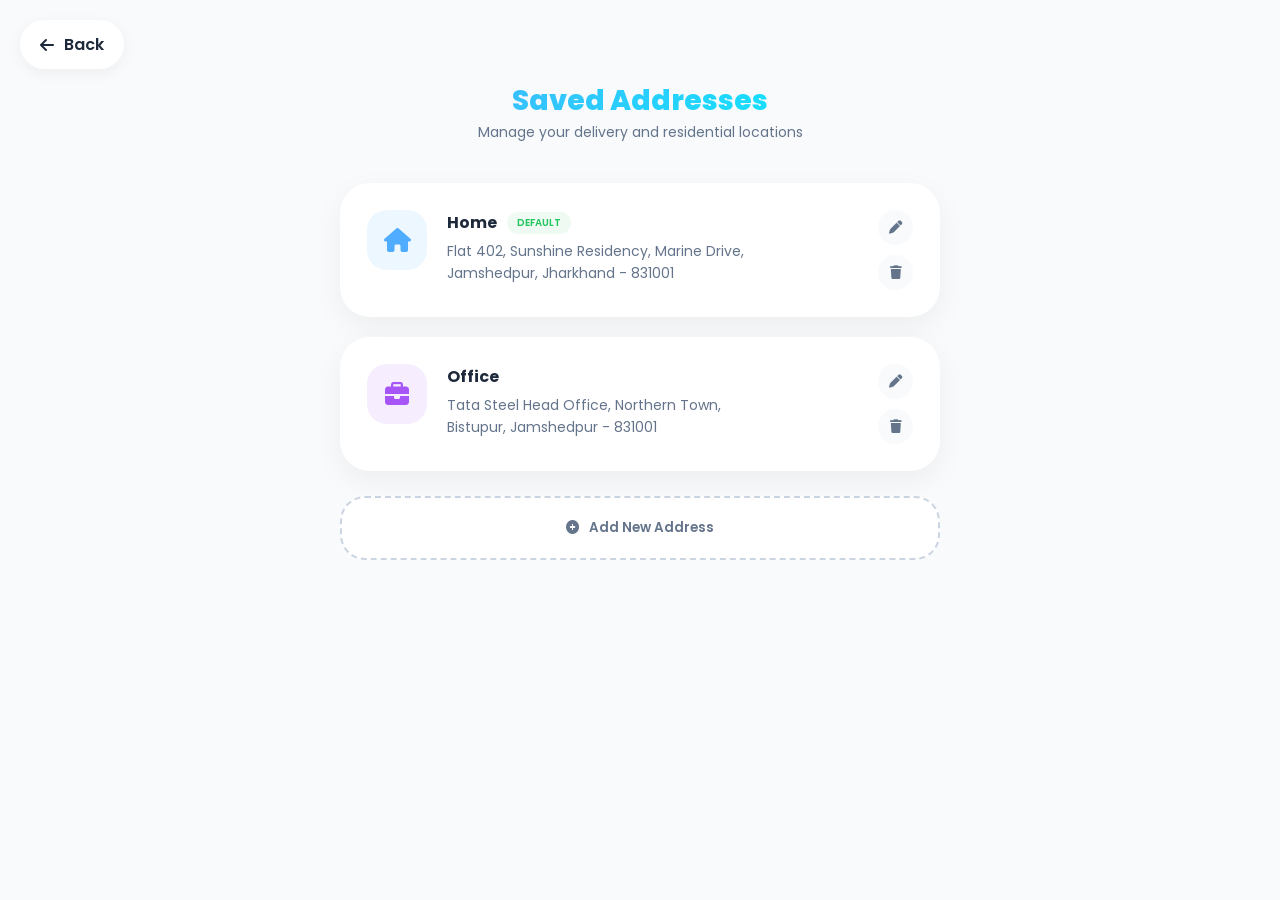
<file: addresses.html>
<!DOCTYPE html>
<html lang="en">

<head>
    <meta charset="UTF-8">
    <title>Saved Addresses | Lodge.com</title>
    <meta name="viewport" content="width=device-width, initial-scale=1.0">
    <link href="https://fonts.googleapis.com/css2?family=Poppins:wght@300;400;500;600;700&display=swap"
        rel="stylesheet">
    <link rel="stylesheet" href="https://cdnjs.cloudflare.com/ajax/libs/font-awesome/6.4.0/css/all.min.css">
    <style>
        :root {
            --primary-gradient: linear-gradient(135deg, #4facfe 0%, #00f2fe 100%);
            --primary-color: #4facfe;
            --bg-color: #f8fafc;
            --text-dark: #1e293b;
            --text-light: #64748b;
            --white: #ffffff;
            --transition: all 0.3s cubic-bezier(0.4, 0, 0.2, 1);
        }

        * {
            margin: 0;
            padding: 0;
            box-sizing: border-box;
            font-family: 'Poppins', sans-serif;
        }

        body {
            background-color: var(--bg-color);
            color: var(--text-dark);
            min-height: 100vh;
            padding: 20px 20px 100px;
        }

        .container {
            max-width: 600px;
            margin: 60px auto 0;
        }

        .back-nav {
            position: fixed;
            top: 20px;
            left: 20px;
            z-index: 100;
        }

        .back-btn {
            background: var(--white);
            padding: 12px 20px;
            border-radius: 50px;
            display: flex;
            align-items: center;
            gap: 10px;
            text-decoration: none;
            color: var(--text-dark);
            font-weight: 600;
            box-shadow: 0 4px 15px rgba(0, 0, 0, 0.05);
            transition: var(--transition);
        }

        header {
            text-align: center;
            margin-bottom: 40px;
        }

        header h1 {
            font-size: 28px;
            font-weight: 800;
            background: var(--primary-gradient);
            background-clip: text;
            -webkit-background-clip: text;
            -webkit-text-fill-color: transparent;
        }

        header p {
            color: var(--text-light);
            font-size: 14px;
        }

        /* ADDRESS CARDS */
        .address-list {
            display: grid;
            gap: 20px;
        }

        .address-card {
            background: white;
            border-radius: 30px;
            padding: 25px;
            display: flex;
            align-items: flex-start;
            gap: 20px;
            box-shadow: 0 10px 30px rgba(0, 0, 0, 0.05);
            transition: var(--transition);
            border: 2px solid transparent;
            position: relative;
        }

        .address-card:hover {
            transform: translateY(-5px);
            box-shadow: 0 15px 40px rgba(0, 0, 0, 0.08);
            border-color: #4facfe;
        }

        .icon-box {
            width: 60px;
            height: 60px;
            border-radius: 20px;
            display: flex;
            align-items: center;
            justify-content: center;
            font-size: 24px;
            flex-shrink: 0;
        }

        .home-icon {
            background: rgba(79, 172, 254, 0.1);
            color: #4facfe;
        }

        .work-icon {
            background: rgba(168, 85, 247, 0.1);
            color: #a855f7;
        }

        .address-info {
            flex: 1;
        }

        .address-type {
            font-weight: 700;
            font-size: 16px;
            margin-bottom: 5px;
            display: flex;
            align-items: center;
            gap: 10px;
        }

        .default-badge {
            font-size: 10px;
            background: #effaf3;
            color: #22c55e;
            padding: 3px 10px;
            border-radius: 50px;
            font-weight: 600;
            text-transform: uppercase;
        }

        .address-text {
            font-size: 14px;
            color: var(--text-light);
            line-height: 1.6;
        }

        .card-actions {
            display: flex;
            flex-direction: column;
            gap: 10px;
        }

        .action-btn {
            width: 35px;
            height: 35px;
            border-radius: 50%;
            border: none;
            background: #f8fafc;
            color: var(--text-light);
            cursor: pointer;
            transition: 0.3s;
            display: flex;
            align-items: center;
            justify-content: center;
        }

        .action-btn:hover {
            background: #f1f5f9;
            color: var(--primary-color);
        }

        .add-btn {
            width: 100%;
            padding: 20px;
            background: white;
            border: 2px dashed #cbd5e1;
            border-radius: 25px;
            color: var(--text-light);
            font-weight: 600;
            cursor: pointer;
            margin-top: 25px;
            transition: 0.3s;
            display: flex;
            align-items: center;
            justify-content: center;
            gap: 10px;
        }

        .add-btn:hover {
            border-color: var(--primary-color);
            color: var(--primary-color);
            background: #f0f9ff;
        }

        /* MODAL */
        .modal {
            position: fixed;
            inset: 0;
            background: rgba(0, 0, 0, 0.4);
            backdrop-filter: blur(8px);
            display: none;
            align-items: center;
            justify-content: center;
            z-index: 1000;
            padding: 20px;
        }

        .modal-card {
            background: white;
            width: 100%;
            max-width: 450px;
            border-radius: 35px;
            padding: 35px;
            position: relative;
            animation: popIn 0.4s cubic-bezier(0.175, 0.885, 0.32, 1.275);
        }

        @keyframes popIn {
            from {
                transform: scale(0.8);
                opacity: 0;
            }

            to {
                transform: scale(1);
                opacity: 1;
            }
        }

        .input-group {
            margin-bottom: 20px;
        }

        .input-group label {
            display: block;
            font-size: 12px;
            font-weight: 700;
            color: var(--text-light);
            text-transform: uppercase;
            margin-bottom: 8px;
        }

        .input-group input,
        .input-group select,
        .input-group textarea {
            width: 100%;
            padding: 14px;
            border-radius: 12px;
            border: 2px solid #f1f5f9;
            background: #f8fafc;
            outline: none;
            transition: 0.3s;
        }

        .input-group input:focus {
            border-color: #4facfe;
            background: white;
        }

        .save-btn {
            width: 100%;
            padding: 16px;
            background: var(--primary-gradient);
            color: white;
            border: none;
            border-radius: 15px;
            font-weight: 700;
            cursor: pointer;
            box-shadow: 0 10px 20px rgba(79, 172, 254, 0.3);
        }
    </style>
</head>

<body>

    <div class="back-nav">
        <a href="home.html" class="back-btn"><i class="fas fa-arrow-left"></i> Back</a>
    </div>

    <div class="container">
        <header>
            <h1>Saved Addresses</h1>
            <p>Manage your delivery and residential locations</p>
        </header>

        <div class="address-list">
            <div class="address-card">
                <div class="icon-box home-icon"><i class="fas fa-home"></i></div>
                <div class="address-info">
                    <div class="address-type">Home <span class="default-badge">Default</span></div>
                    <div class="address-text">Flat 402, Sunshine Residency, Marine Drive,<br>Jamshedpur, Jharkhand -
                        831001</div>
                </div>
                <div class="card-actions">
                    <button class="action-btn"><i class="fas fa-pen"></i></button>
                    <button class="action-btn"><i class="fas fa-trash"></i></button>
                </div>
            </div>

            <div class="address-card">
                <div class="icon-box work-icon"><i class="fas fa-briefcase"></i></div>
                <div class="address-info">
                    <div class="address-type">Office</div>
                    <div class="address-text">Tata Steel Head Office, Northern Town,<br>Bistupur, Jamshedpur - 831001
                    </div>
                </div>
                <div class="card-actions">
                    <button class="action-btn"><i class="fas fa-pen"></i></button>
                    <button class="action-btn"><i class="fas fa-trash"></i></button>
                </div>
            </div>
        </div>

        <button class="add-btn" onclick="document.getElementById('addrModal').style.display='flex'">
            <i class="fas fa-plus-circle"></i> Add New Address
        </button>
    </div>

    <div class="modal" id="addrModal">
        <div class="modal-card">
            <h2 style="margin-bottom: 20px;">Add Address</h2>
            <div class="input-group">
                <label>Label</label>
                <select>
                    <option>Home</option>
                    <option>Office</option>
                    <option>Other</option>
                </select>
            </div>
            <div class="input-group">
                <label>Receiver Name</label>
                <input type="text" placeholder="e.g. Bablu Tudu">
            </div>
            <div class="input-group">
                <label>Full Address</label>
                <textarea rows="3" placeholder="Flat, Street, Area..."></textarea>
            </div>
            <div style="display: flex; gap: 10px;">
                <div class="input-group" style="flex:1;"><label>City</label><input type="text"></div>
                <div class="input-group" style="flex:1;"><label>Pincode</label><input type="text"></div>
            </div>
            <button class="save-btn" onclick="saveAddr()">Save Address</button>
            <button
                style="width:100%; margin-top:10px; background:none; border:none; color:var(--text-light); cursor:pointer;"
                onclick="document.getElementById('addrModal').style.display='none'">Cancel</button>
        </div>
    </div>

    <script>
        function saveAddr() {
            const btn = document.querySelector('.save-btn');
            btn.innerHTML = '<i class="fas fa-circle-notch fa-spin"></i> Saving...';
            setTimeout(() => {
                document.getElementById('addrModal').style.display = 'none';
                btn.innerHTML = 'Save Address';
            }, 1500);
        }
    </script>
</body>

</html>
</file>
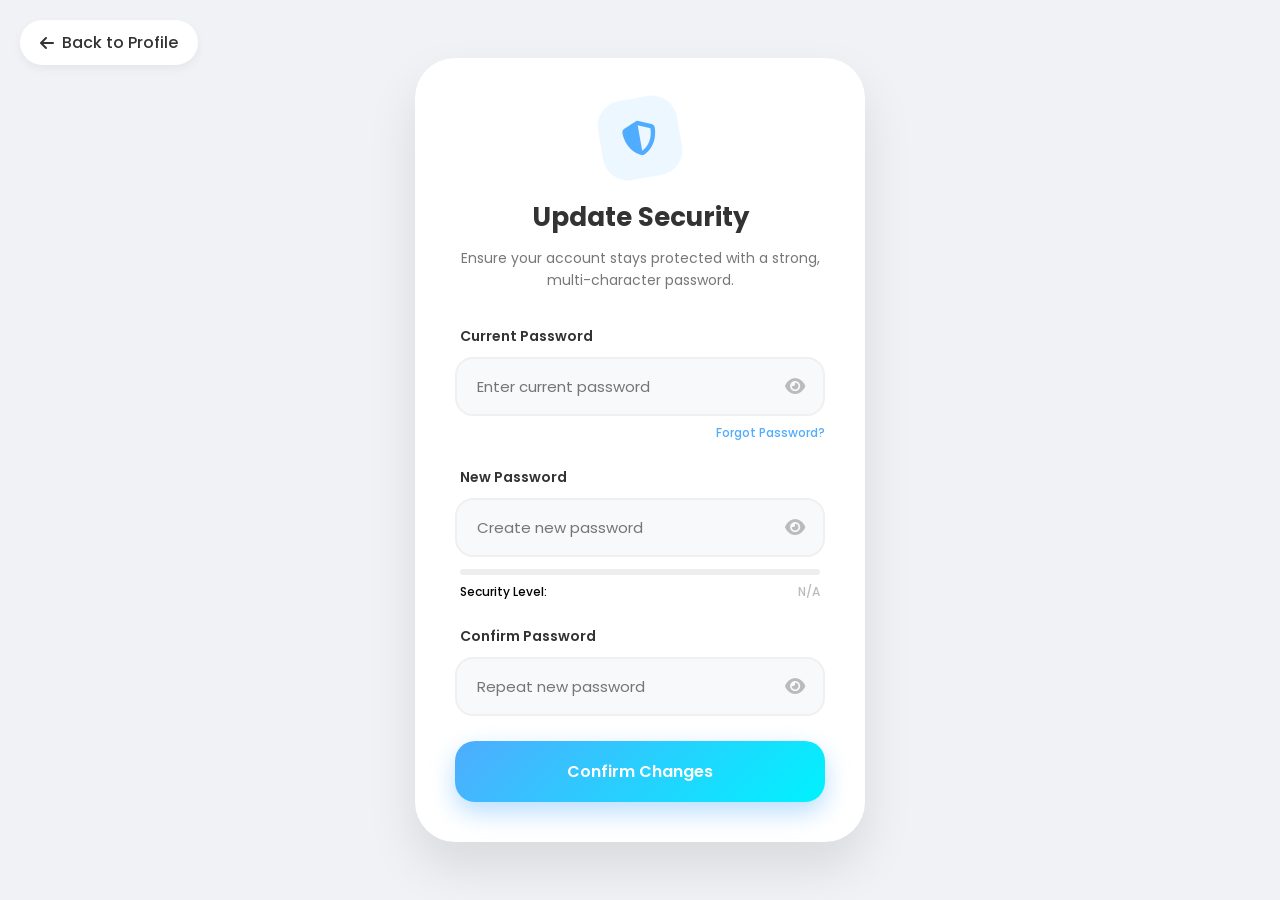
<file: changepass.html>
<!DOCTYPE html>
<html lang="en">

<head>
    <meta charset="UTF-8">
    <title>Change Password | Lodge.com</title>
    <meta name="viewport" content="width=device-width, initial-scale=1.0">
    <link href="https://fonts.googleapis.com/css2?family=Poppins:wght@300;400;500;600&display=swap" rel="stylesheet">
    <link rel="stylesheet" href="https://cdnjs.cloudflare.com/ajax/libs/font-awesome/6.4.0/css/all.min.css">
    <style>
        :root {
            --primary-gradient: linear-gradient(135deg, #4facfe 0%, #00f2fe 100%);
            --primary-color: #4facfe;
            --bg-color: #f0f2f5;
            --text-dark: #333;
            --text-light: #777;
            --card-bg: #fff;
            --transition: all 0.3s ease;
        }

        * {
            margin: 0;
            padding: 0;
            box-sizing: border-box;
            font-family: 'Poppins', sans-serif;
        }

        body {
            background: var(--bg-color);
            min-height: 100vh;
            display: flex;
            align-items: center;
            justify-content: center;
            padding: 20px;
        }

        .back-link {
            position: fixed;
            top: 20px;
            left: 20px;
            display: flex;
            align-items: center;
            gap: 8px;
            text-decoration: none;
            color: var(--text-dark);
            font-weight: 500;
            transition: var(--transition);
            background: white;
            padding: 10px 20px;
            border-radius: 50px;
            box-shadow: 0 4px 10px rgba(0, 0, 0, 0.05);
        }

        .back-link:hover {
            color: var(--primary-color);
            transform: translateX(-5px);
        }

        .change-pass-container {
            background: var(--card-bg);
            width: 100%;
            max-width: 450px;
            padding: 40px;
            border-radius: 40px;
            box-shadow: 0 25px 50px rgba(0, 0, 0, 0.1);
            animation: slideUp 0.6s cubic-bezier(0.175, 0.885, 0.32, 1.275);
        }

        @keyframes slideUp {
            from {
                opacity: 0;
                transform: translateY(30px);
            }

            to {
                opacity: 1;
                transform: translateY(0);
            }
        }

        .header {
            text-align: center;
            margin-bottom: 35px;
        }

        .icon-box {
            width: 80px;
            height: 80px;
            background: rgba(79, 172, 254, 0.1);
            border-radius: 25px;
            display: flex;
            align-items: center;
            justify-content: center;
            margin: 0 auto 20px;
            transform: rotate(-10deg);
        }

        .icon-box i {
            font-size: 35px;
            color: var(--primary-color);
        }

        .header h1 {
            font-size: 26px;
            color: var(--text-dark);
            margin-bottom: 10px;
            font-weight: 700;
        }

        .header p {
            color: var(--text-light);
            font-size: 14px;
            line-height: 1.6;
        }

        .input-group {
            margin-bottom: 25px;
            position: relative;
        }

        .input-group label {
            display: block;
            font-size: 14px;
            font-weight: 600;
            margin-bottom: 10px;
            color: var(--text-dark);
            margin-left: 5px;
        }

        .input-wrapper {
            position: relative;
            display: flex;
            align-items: center;
        }

        .input-wrapper input {
            width: 100%;
            padding: 16px 50px 16px 20px;
            border: 2px solid #f0f0f0;
            border-radius: 18px;
            outline: none;
            transition: var(--transition);
            font-size: 15px;
            background: #f8f9fa;
        }

        .input-wrapper i.toggle-eye {
            position: absolute;
            right: 20px;
            color: #bbb;
            cursor: pointer;
            transition: var(--transition);
            font-size: 18px;
        }

        .input-wrapper i.toggle-eye:hover {
            color: var(--primary-color);
        }

        .input-wrapper input:focus {
            border-color: var(--primary-color);
            background: #fff;
            box-shadow: 0 0 0 5px rgba(79, 172, 254, 0.1);
        }

        /* Password Strength Meter */
        .strength-container {
            margin-top: 12px;
            padding: 0 5px;
        }

        .strength-meter {
            height: 6px;
            background: #eee;
            border-radius: 10px;
            overflow: hidden;
        }

        .strength-bar {
            height: 100%;
            width: 0%;
            transition: 0.6s cubic-bezier(0.175, 0.885, 0.32, 1.275);
        }

        .strength-info {
            display: flex;
            justify-content: space-between;
            align-items: center;
            margin-top: 8px;
            font-size: 12px;
            font-weight: 500;
        }

        .btn-update {
            width: 100%;
            padding: 18px;
            background: var(--primary-gradient);
            border: none;
            border-radius: 20px;
            color: #fff;
            font-size: 16px;
            font-weight: 600;
            cursor: pointer;
            transition: var(--transition);
            box-shadow: 0 10px 25px rgba(79, 172, 254, 0.4);
            margin-top: 15px;
            display: flex;
            align-items: center;
            justify-content: center;
            gap: 12px;
        }

        .btn-update:hover {
            transform: translateY(-4px);
            box-shadow: 0 15px 35px rgba(79, 172, 254, 0.5);
        }

        .btn-update:active {
            transform: translateY(-1px);
        }

        .btn-update:disabled {
            background: #ddd;
            box-shadow: none;
            cursor: not-allowed;
        }

        /* Success & Loading Animation */
        .success-box {
            display: none;
            text-align: center;
            padding: 20px 0;
        }

        .success-icon {
            font-size: 80px;
            color: #4ade80;
            margin-bottom: 25px;
            display: inline-block;
            animation: scaleIn 0.5s cubic-bezier(0.175, 0.885, 0.32, 1.275);
        }

        @keyframes scaleIn {
            0% {
                transform: scale(0);
                opacity: 0;
            }

            100% {
                transform: scale(1);
                opacity: 1;
            }
        }

        .success-box h2 {
            font-size: 28px;
            color: var(--text-dark);
            margin-bottom: 12px;
            font-weight: 700;
        }

        .success-box p {
            color: var(--text-light);
            margin-bottom: 35px;
        }
    </style>
</head>

<body>

    <a href="home.html" class="back-link">
        <i class="fas fa-arrow-left"></i> Back to Profile
    </a>

    <div class="change-pass-container">
        <!-- Header & Form -->
        <div id="mainContent">
            <div class="header">
                <div class="icon-box">
                    <i class="fas fa-shield-alt"></i>
                </div>
                <h1>Update Security</h1>
                <p>Ensure your account stays protected with a strong, multi-character password.</p>
            </div>

            <div id="passForm">
                <div class="input-group">
                    <label>Current Password</label>
                    <div class="input-wrapper">
                        <input type="password" id="oldPass" placeholder="Enter current password">
                        <i class="fas fa-eye toggle-eye"></i>
                    </div>
                    <a href="forgotpass.html"
                        style="font-size: 12px; color: var(--primary-color); text-decoration: none; display: block; margin-top: 8px; text-align: right; font-weight: 500;">Forgot
                        Password?</a>
                </div>

                <div class="input-group">
                    <label>New Password</label>
                    <div class="input-wrapper">
                        <input type="password" id="newPass" placeholder="Create new password">
                        <i class="fas fa-eye toggle-eye"></i>
                    </div>
                    <div class="strength-container">
                        <div class="strength-meter">
                            <div class="strength-bar" id="strengthBar"></div>
                        </div>
                        <div class="strength-info">
                            <span>Security Level:</span>
                            <span id="strengthText" style="color: #bbb;">N/A</span>
                        </div>
                    </div>
                </div>

                <div class="input-group">
                    <label>Confirm Password</label>
                    <div class="input-wrapper">
                        <input type="password" id="confPass" placeholder="Repeat new password">
                        <i class="fas fa-eye toggle-eye"></i>
                    </div>
                </div>

                <button class="btn-update" id="updateBtn">
                    Confirm Changes
                </button>
            </div>
        </div>

        <!-- Success Message -->
        <div class="success-box" id="successBox">
            <i class="fas fa-check-circle success-icon"></i>
            <h2>Password Changed!</h2>
            <p>Your security credentials have been updated successfully.</p>
            <button class="btn-update" onclick="window.location.href='home.html'">
                Return Account
            </button>
        </div>
    </div>

    <script>
        // Toggle Visibility
        document.querySelectorAll('.toggle-eye').forEach(eye => {
            eye.addEventListener('click', function () {
                const input = this.previousElementSibling;
                const isPass = input.type === 'password';
                input.type = isPass ? 'text' : 'password';
                this.classList.toggle('fa-eye', !isPass);
                this.classList.toggle('fa-eye-slash', isPass);
            });
        });

        // Strength Logic
        const newPass = document.getElementById('newPass');
        const bar = document.getElementById('strengthBar');
        const txt = document.getElementById('strengthText');

        newPass.addEventListener('input', () => {
            const val = newPass.value;
            let score = 0;
            if (val.length >= 8) score += 30;
            if (/[A-Z]/.test(val)) score += 20;
            if (/[0-9]/.test(val)) score += 20;
            if (/[^A-Za-z0-9]/.test(val)) score += 30;

            bar.style.width = score + '%';

            if (score === 0) {
                txt.innerText = 'N/A';
                txt.style.color = '#bbb';
                bar.style.background = '#eee';
            } else if (score <= 30) {
                txt.innerText = 'Weak';
                txt.style.color = '#ff5252';
                bar.style.background = '#ff5252';
            } else if (score <= 70) {
                txt.innerText = 'Moderate';
                txt.style.color = '#ffc107';
                bar.style.background = '#ffc107';
            } else {
                txt.innerText = 'Very Strong';
                txt.style.color = '#4ade80';
                bar.style.background = '#4ade80';
            }
        });

        // Update Simulation
        const btn = document.getElementById('updateBtn');
        const main = document.getElementById('mainContent');
        const success = document.getElementById('successBox');

        btn.addEventListener('click', () => {
            const oldVal = document.getElementById('oldPass').value;
            const newVal = document.getElementById('newPass').value;
            const confVal = document.getElementById('confPass').value;

            if (!oldVal || !newVal || !confVal) {
                alert('All fields are required!');
                return;
            }

            if (newVal !== confVal) {
                alert('Passwords do not match!');
                return;
            }

            btn.innerHTML = '<i class="fas fa-circle-notch fa-spin"></i> Applying Changes...';
            btn.disabled = true;

            setTimeout(() => {
                main.style.display = 'none';
                success.style.display = 'block';
            }, 2000);
        });
    </script>
</body>

</html>
</file>
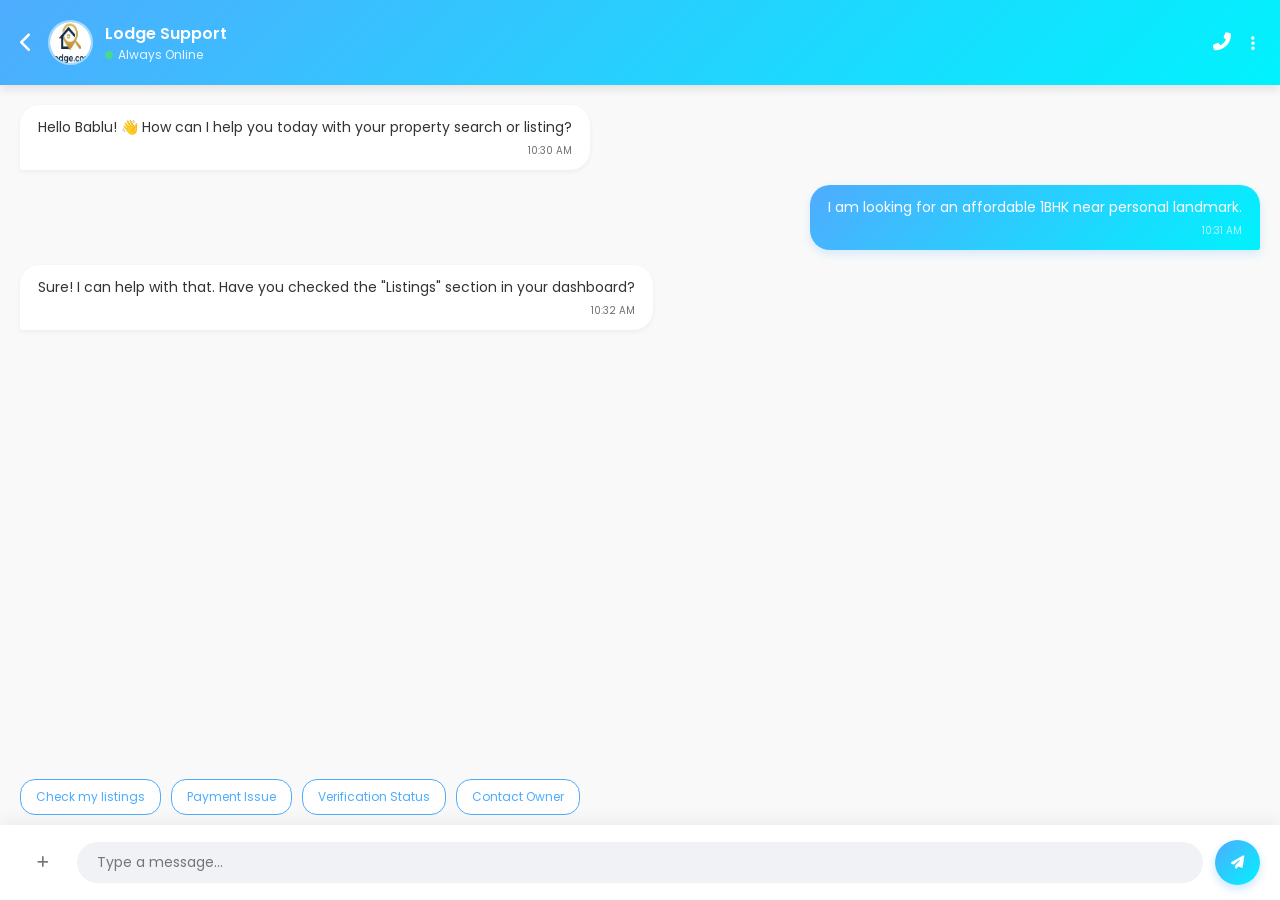
<file: chat.html>
<!DOCTYPE html>
<html lang="en">

<head>
    <meta charset="UTF-8">
    <title>Chat Support | Lodge Finder</title>
    <meta name="viewport" content="width=device-width, initial-scale=1.0">

    <!-- Google Fonts -->
    <link href="https://fonts.googleapis.com/css2?family=Poppins:wght@300;400;500;600&display=swap" rel="stylesheet">

    <!-- FontAwesome -->
    <link rel="stylesheet" href="https://cdnjs.cloudflare.com/ajax/libs/font-awesome/6.4.0/css/all.min.css">

    <style>
        :root {
            --primary-gradient: linear-gradient(135deg, #4facfe 0%, #00f2fe 100%);
            --primary-color: #4facfe;
            --bg-color: #f0f2f5;
            --card-bg: #ffffff;
            --text-dark: #333;
            --text-light: #777;
            --shadow: 0 10px 30px rgba(0, 0, 0, 0.1);
            --transition: all 0.3s ease;
        }

        * {
            margin: 0;
            padding: 0;
            box-sizing: border-box;
            font-family: 'Poppins', sans-serif;
        }

        body {
            background-color: var(--bg-color);
            height: 100vh;
            display: flex;
            flex-direction: column;
        }

        /* Chat Header */
        .chat-header {
            background: var(--primary-gradient);
            padding: 20px;
            color: white;
            display: flex;
            align-items: center;
            box-shadow: 0 4px 10px rgba(0, 0, 0, 0.1);
            position: sticky;
            top: 0;
            z-index: 10;
        }

        .back-btn {
            color: white;
            font-size: 20px;
            margin-right: 15px;
            text-decoration: none;
        }

        .user-info {
            display: flex;
            align-items: center;
            flex-grow: 1;
        }

        .user-info img {
            width: 45px;
            height: 45px;
            border-radius: 50%;
            border: 2px solid rgba(255, 255, 255, 0.5);
            margin-right: 12px;
        }

        .user-status h3 {
            font-size: 16px;
            font-weight: 600;
        }

        .user-status p {
            font-size: 12px;
            opacity: 0.9;
            display: flex;
            align-items: center;
        }

        .user-status p::before {
            content: '';
            width: 8px;
            height: 8px;
            background: #4ade80;
            border-radius: 50%;
            margin-right: 5px;
            display: inline-block;
        }

        /* Chat Container */
        .chat-container {
            flex-grow: 1;
            padding: 20px;
            overflow-y: auto;
            display: flex;
            flex-direction: column;
            gap: 15px;
            background: #f9f9f9;
        }

        .message {
            max-width: 80%;
            padding: 12px 18px;
            border-radius: 20px;
            font-size: 14px;
            line-height: 1.5;
            position: relative;
            animation: fadeIn 0.3s ease;
        }

        @keyframes fadeIn {
            from {
                opacity: 0;
                transform: translateY(10px);
            }

            to {
                opacity: 1;
                transform: translateY(0);
            }
        }

        .received {
            background: white;
            align-self: flex-start;
            border-bottom-left-radius: 2px;
            box-shadow: 0 2px 5px rgba(0, 0, 0, 0.05);
            color: var(--text-dark);
        }

        .sent {
            background: var(--primary-gradient);
            color: white;
            align-self: flex-end;
            border-bottom-right-radius: 2px;
            box-shadow: 0 4px 10px rgba(79, 172, 254, 0.2);
        }

        .time {
            font-size: 10px;
            opacity: 0.7;
            margin-top: 5px;
            display: block;
            text-align: right;
        }

        /* Chat Input */
        .chat-input-area {
            background: white;
            padding: 15px 20px;
            display: flex;
            align-items: center;
            gap: 12px;
            box-shadow: 0 -5px 15px rgba(0, 0, 0, 0.05);
        }

        .input-wrapper {
            flex-grow: 1;
            background: #f0f2f5;
            border-radius: 25px;
            padding: 10px 20px;
            display: flex;
            align-items: center;
        }

        .input-wrapper input {
            width: 100%;
            border: none;
            background: transparent;
            outline: none;
            font-size: 14px;
            color: var(--text-dark);
        }

        .action-btn {
            width: 45px;
            height: 45px;
            border-radius: 50%;
            display: flex;
            align-items: center;
            justify-content: center;
            cursor: pointer;
            transition: var(--transition);
            border: none;
        }

        .attachment-btn {
            color: var(--text-light);
            background: transparent;
        }

        .send-btn {
            background: var(--primary-gradient);
            color: white;
            box-shadow: 0 4px 10px rgba(79, 172, 254, 0.3);
        }

        .send-btn:hover {
            transform: scale(1.1);
        }

        /* Suggestions */
        .suggestions {
            display: flex;
            gap: 10px;
            padding: 10px 20px;
            background: #f9f9f9;
            overflow-x: auto;
            white-space: nowrap;
        }

        .suggestion-chip {
            background: white;
            padding: 8px 15px;
            border-radius: 15px;
            font-size: 12px;
            color: var(--primary-color);
            border: 1px solid var(--primary-color);
            cursor: pointer;
            transition: var(--transition);
        }

        .suggestion-chip:hover {
            background: var(--primary-color);
            color: white;
        }

        /* Hide scrollbar */
        .suggestions::-webkit-scrollbar {
            display: none;
        }

        /* Dropdown Menu Styles */
        .header-actions {
            position: relative;
            display: flex;
            align-items: center;
        }

        .dropdown-menu {
            position: absolute;
            top: 100%;
            right: 0;
            background: white;
            border-radius: 15px;
            box-shadow: 0 10px 25px rgba(0, 0, 0, 0.15);
            min-width: 180px;
            display: none;
            overflow: hidden;
            z-index: 100;
            margin-top: 10px;
            animation: slideDown 0.3s ease;
        }

        @keyframes slideDown {
            from {
                opacity: 0;
                transform: translateY(-10px);
            }

            to {
                opacity: 1;
                transform: translateY(0);
            }
        }

        .dropdown-item {
            padding: 12px 20px;
            color: var(--text-dark);
            font-size: 14px;
            display: flex;
            align-items: center;
            gap: 12px;
            cursor: pointer;
            transition: var(--transition);
        }

        .dropdown-item:hover {
            background: #f0faff;
            color: var(--primary-color);
        }

        .dropdown-item i {
            width: 20px;
            font-size: 14px;
            color: var(--text-light);
            transition: var(--transition);
        }

        .dropdown-divider {
            height: 1px;
            background: #eee;
        }

        .dropdown-item.danger {
            color: #ff5252;
        }

        .dropdown-item.danger i {
            color: #ff5252;
        }

        /* Profile Modal Styles */
        .profile-modal {
            position: fixed;
            inset: 0;
            background: rgba(0, 0, 0, 0.5);
            backdrop-filter: blur(5px);
            z-index: 1001;
            display: none;
            align-items: center;
            justify-content: center;
            padding: 20px;
        }

        .profile-card {
            background: white;
            width: 100%;
            max-width: 350px;
            border-radius: 30px;
            overflow: hidden;
            box-shadow: 0 20px 50px rgba(0, 0, 0, 0.2);
            animation: slideUp 0.4s cubic-bezier(0.175, 0.885, 0.32, 1.275);
        }

        .profile-card-header {
            background: var(--primary-gradient);
            height: 120px;
            position: relative;
        }

        .profile-card-img {
            width: 90px;
            height: 90px;
            border-radius: 50%;
            border: 5px solid white;
            position: absolute;
            bottom: -45px;
            left: 50%;
            transform: translateX(-50%);
            object-fit: cover;
        }

        .profile-card-body {
            padding: 60px 25px 30px;
            text-align: center;
        }

        .profile-card-body h2 {
            font-size: 20px;
            color: var(--text-dark);
            margin-bottom: 5px;
        }

        .profile-card-body p {
            font-size: 14px;
            color: var(--text-light);
            margin-bottom: 20px;
        }

        .agent-stats {
            display: flex;
            justify-content: space-around;
            border-top: 1px solid #eee;
            padding-top: 20px;
        }

        .stat-box h4 {
            font-size: 16px;
            color: var(--primary-color);
        }

        .stat-box span {
            font-size: 11px;
            text-transform: uppercase;
            color: #999;
        }

        .close-profile {
            margin-top: 25px;
            width: 100%;
            padding: 12px;
            background: #f0f2f5;
            border: none;
            border-radius: 15px;
            font-weight: 600;
            color: var(--text-dark);
            cursor: pointer;
            transition: 0.3s;
        }

        .close-profile:hover {
            background: #e2e5e9;
        }
    </style>
</head>

<body>

    <!-- Header -->
    <header class="chat-header">
        <a href="home.html" class="back-btn"><i class="fas fa-chevron-left"></i></a>
        <div class="user-info">
            <img src="logo.jpg" alt="Support Agent">
            <div class="user-status">
                <h3>Lodge Support</h3>
                <p>Always Online</p>
            </div>
        </div>
        <div class="header-actions">
            <!-- Direct Dial Link -->
            <a href="tel:8969971880" style="color: white; text-decoration: none; margin-right: 15px;">
                <i class="fas fa-phone-alt" style="cursor: pointer; font-size: 18px;"></i>
            </a>
            <i class="fas fa-ellipsis-v" id="menuBtn" style="cursor: pointer; padding: 5px;"></i>

            <div class="dropdown-menu" id="dropdownMenu">
                <div class="dropdown-item" id="viewProfile">
                    <i class="fas fa-user-circle"></i>
                    <span>View Profile</span>
                </div>
                <div class="dropdown-item">
                    <i class="fas fa-bell-slash"></i>
                    <span>Mute Notifications</span>
                </div>
                <div class="dropdown-item">
                    <i class="fas fa-file-export"></i>
                    <span>Export Chat</span>
                </div>
                <div class="dropdown-divider"></div>
                <div class="dropdown-item" id="clearChat">
                    <i class="fas fa-trash-alt"></i>
                    <span>Clear Chat</span>
                </div>
                <div class="dropdown-item danger">
                    <i class="fas fa-ban"></i>
                    <span>Block Support</span>
                </div>
            </div>
        </div>
    </header>

    <!-- Chat Messages -->
    <div class="chat-container" id="chatBox">
        <div class="message received">
            Hello Bablu! 👋 How can I help you today with your property search or listing?
            <span class="time">10:30 AM</span>
        </div>
        <div class="message sent">
            I am looking for an affordable 1BHK near personal landmark.
            <span class="time">10:31 AM</span>
        </div>
        <div class="message received">
            Sure! I can help with that. Have you checked the "Listings" section in your dashboard?
            <span class="time">10:32 AM</span>
        </div>
    </div>

    <!-- Quick Suggestions -->
    <div class="suggestions">
        <div class="suggestion-chip">Check my listings</div>
        <div class="suggestion-chip">Payment Issue</div>
        <div class="suggestion-chip">Verification Status</div>
        <div class="suggestion-chip">Contact Owner</div>
    </div>

    <!-- Input Area -->
    <div class="chat-input-area">
        <button class="action-btn attachment-btn"><i class="fas fa-plus"></i></button>
        <div class="input-wrapper">
            <input type="text" id="userInput" placeholder="Type a message...">
        </div>
        <button class="action-btn send-btn" id="sendBtn"><i class="fas fa-paper-plane"></i></button>
    </div>

    <!-- Agent Profile Modal -->
    <div class="profile-modal" id="profileModal">
        <div class="profile-card">
            <div class="profile-card-header">
                <img src="logo.jpg" class="profile-card-img" alt="Agent">
            </div>
            <div class="profile-card-body">
                <h2>Lodge Support Agent</h2>
                <p>Verified Support Expert • Level 3</p>
                <div class="agent-stats">
                    <div class="stat-box">
                        <h4>4.9 ★</h4>
                        <span>Rating</span>
                    </div>
                    <div class="stat-box">
                        <h4>500+</h4>
                        <span>Chats</span>
                    </div>
                    <div class="stat-box">
                        <h4>5yr</h4>
                        <span>Exp</span>
                    </div>
                </div>
                <button class="close-profile" id="closeProfileBtn">Close Profile</button>
            </div>
        </div>
    </div>

    <script>
        const chatBox = document.getElementById('chatBox');
        const userInput = document.getElementById('userInput');
        const sendBtn = document.getElementById('sendBtn');

        function sendMessage() {
            const text = userInput.value.trim();
            if (text !== "") {
                const now = new Date();
                const time = now.toLocaleTimeString([], { hour: '2-digit', minute: '2-digit' });

                const msgDiv = document.createElement('div');
                msgDiv.className = 'message sent';
                msgDiv.innerHTML = `${text}<span class="time">${time}</span>`;
                chatBox.appendChild(msgDiv);

                userInput.value = "";
                chatBox.scrollTop = chatBox.scrollHeight;

                // Auto reply simulation
                setTimeout(() => {
                    const replyDiv = document.createElement('div');
                    replyDiv.className = 'message received';
                    replyDiv.innerHTML = `Thanks for your message! Our agent will connect with you shortly. 👨‍💻<span class="time">${time}</span>`;
                    chatBox.appendChild(replyDiv);
                    chatBox.scrollTop = chatBox.scrollHeight;
                }, 1000);
            }
        }

        sendBtn.addEventListener('click', sendMessage);
        userInput.addEventListener('keypress', (e) => {
            if (e.key === 'Enter') sendMessage();
        });

        // Suggestions click
        document.querySelectorAll('.suggestion-chip').forEach(chip => {
            chip.addEventListener('click', () => {
                userInput.value = chip.innerText;
                sendMessage();
            });
        });

        // Dropdown Menu Logic
        const menuBtn = document.getElementById('menuBtn');
        const dropdownMenu = document.getElementById('dropdownMenu');

        menuBtn.addEventListener('click', (e) => {
            e.stopPropagation();
            dropdownMenu.style.display = dropdownMenu.style.display === 'block' ? 'none' : 'block';
        });

        document.addEventListener('click', () => {
            dropdownMenu.style.display = 'none';
        });

        // Clear Chat Logic
        document.getElementById('clearChat').addEventListener('click', () => {
            if (confirm('Are you sure you want to clear this chat?')) {
                chatBox.innerHTML = `
                    <div class="message received">
                        Chat cleared. How can I help you again? 👋
                        <span class="time">${new Date().toLocaleTimeString([], { hour: '2-digit', minute: '2-digit' })}</span>
                    </div>
                `;
            }
        });

        // Profile Modal Logic
        const profileModal = document.getElementById('profileModal');
        const viewProfileBtn = document.getElementById('viewProfile');
        const closeProfileBtn = document.getElementById('closeProfileBtn');

        viewProfileBtn.addEventListener('click', () => {
            profileModal.style.display = 'flex';
        });

        closeProfileBtn.addEventListener('click', () => {
            profileModal.style.display = 'none';
        });

        window.addEventListener('click', (e) => {
            if (e.target === profileModal) {
                profileModal.style.display = 'none';
            }
        });
    </script>
</body>

</html>
</file>
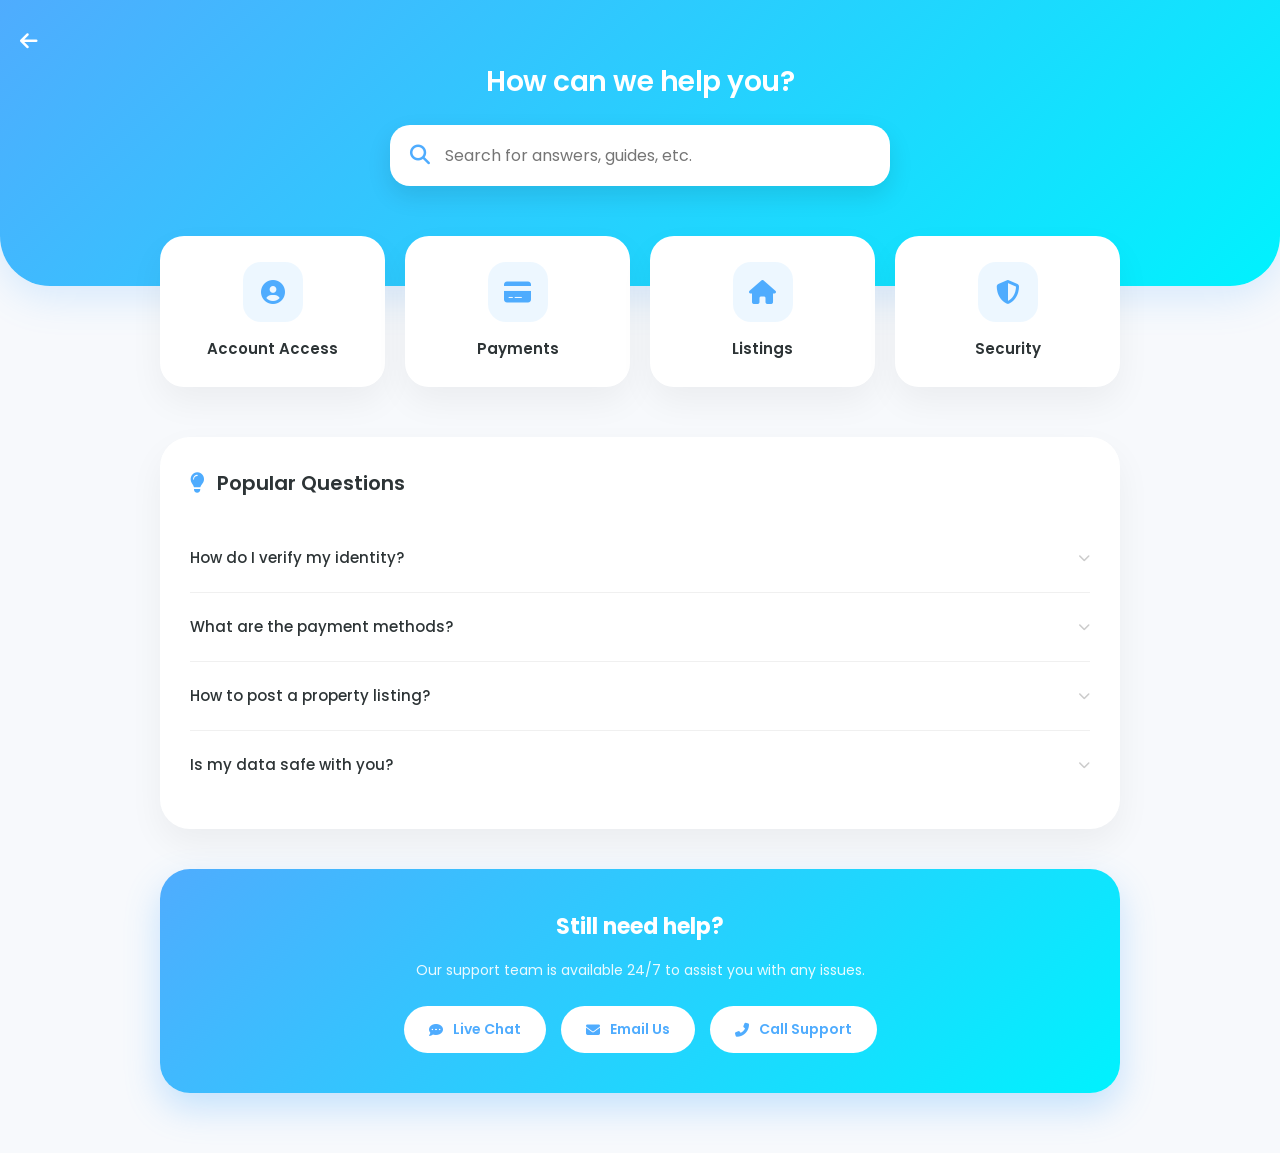
<file: help.html>
<!DOCTYPE html>
<html lang="en">

<head>
    <meta charset="UTF-8">
    <title>Help Center | Support</title>
    <meta name="viewport" content="width=device-width, initial-scale=1.0">

    <!-- Google Fonts -->
    <link href="https://fonts.googleapis.com/css2?family=Poppins:wght@300;400;500;600&display=swap" rel="stylesheet">

    <!-- FontAwesome -->
    <link rel="stylesheet" href="https://cdnjs.cloudflare.com/ajax/libs/font-awesome/6.4.0/css/all.min.css">

    <style>
        :root {
            --primary-gradient: linear-gradient(135deg, #4facfe, #00f2fe);
            --primary-color: #4facfe;
            --secondary-color: #00f2fe;
            --accent-color: #ff5252;
            --text-dark: #2d3436;
            --text-light: #636e72;
            --bg-color: #f7f9fc;
            --card-bg: #ffffff;
            --shadow: 0 15px 35px rgba(0, 0, 0, 0.05);
            --transition: all 0.3s cubic-bezier(0.4, 0, 0.2, 1);
        }

        * {
            margin: 0;
            padding: 0;
            box-sizing: border-box;
            font-family: 'Poppins', sans-serif;
        }

        body {
            background-color: var(--bg-color);
            color: var(--text-dark);
            line-height: 1.6;
        }

        /* Hero Section */
        .help-hero {
            background: var(--primary-gradient);
            padding: 60px 20px 100px;
            text-align: center;
            color: #fff;
            border-radius: 0 0 50px 50px;
            box-shadow: 0 10px 40px rgba(79, 172, 254, 0.2);
        }

        .hero-content h1 {
            font-size: 28px;
            font-weight: 600;
            margin-bottom: 20px;
            letter-spacing: -0.5px;
        }

        .search-container {
            max-width: 500px;
            margin: 0 auto;
            position: relative;
        }

        .search-input {
            width: 100%;
            padding: 18px 25px 18px 55px;
            border-radius: 20px;
            border: none;
            outline: none;
            font-size: 16px;
            box-shadow: 0 10px 25px rgba(0, 0, 0, 0.1);
            transition: var(--transition);
        }

        .search-input:focus {
            transform: scale(1.02);
            box-shadow: 0 15px 30px rgba(0, 0, 0, 0.15);
        }

        .search-container i {
            position: absolute;
            left: 20px;
            top: 50%;
            transform: translateY(-50%);
            color: var(--primary-color);
            font-size: 20px;
        }

        /* Categories Section */
        .container {
            max-width: 1000px;
            margin: -50px auto 40px;
            padding: 0 20px;
        }

        .category-grid {
            display: grid;
            grid-template-columns: repeat(auto-fit, minmax(160px, 1fr));
            gap: 20px;
            margin-bottom: 50px;
        }

        .category-card {
            background: var(--card-bg);
            padding: 25px 20px;
            border-radius: 24px;
            text-align: center;
            box-shadow: var(--shadow);
            transition: var(--transition);
            cursor: pointer;
            border: 1px solid rgba(255, 255, 255, 0.8);
        }

        .category-card:hover {
            transform: translateY(-8px);
            box-shadow: 0 20px 40px rgba(0, 0, 0, 0.1);
            border-color: var(--primary-color);
        }

        .category-icon {
            width: 60px;
            height: 60px;
            margin: 0 auto 15px;
            background: rgba(79, 172, 254, 0.1);
            border-radius: 18px;
            display: flex;
            align-items: center;
            justify-content: center;
            color: var(--primary-color);
            font-size: 24px;
            transition: var(--transition);
        }

        .category-card:hover .category-icon {
            background: var(--primary-gradient);
            color: #fff;
        }

        .category-card h3 {
            font-size: 15px;
            font-weight: 600;
            color: var(--text-dark);
        }

        /* FAQ Section */
        .faq-section {
            background: var(--card-bg);
            border-radius: 30px;
            padding: 30px;
            box-shadow: var(--shadow);
            margin-bottom: 40px;
        }

        .faq-title {
            font-size: 20px;
            font-weight: 600;
            margin-bottom: 25px;
            display: flex;
            align-items: center;
        }

        .faq-title i {
            margin-right: 12px;
            color: var(--primary-color);
        }

        .faq-item {
            border-bottom: 1px solid #f0f0f0;
            padding: 12px 0;
        }

        .faq-item:last-child {
            border-bottom: none;
        }

        .faq-question {
            display: flex;
            justify-content: space-between;
            align-items: center;
            cursor: pointer;
            padding: 10px 0;
            color: var(--text-dark);
            font-weight: 500;
            font-size: 15px;
            transition: var(--transition);
        }

        .faq-question:hover {
            color: var(--primary-color);
        }

        .faq-answer {
            max-height: 0;
            overflow: hidden;
            transition: all 0.4s ease;
            color: var(--text-light);
            font-size: 14px;
        }

        .faq-item.active .faq-answer {
            max-height: 200px;
            padding: 10px 0;
        }

        .faq-item.active .fa-chevron-down {
            transform: rotate(180deg);
            color: var(--primary-color);
        }

        .fa-chevron-down {
            font-size: 12px;
            color: #ccc;
            transition: var(--transition);
        }

        /* Contact Section */
        .contact-cta {
            background: var(--primary-gradient);
            padding: 40px;
            border-radius: 30px;
            color: #fff;
            text-align: center;
            box-shadow: 0 15px 35px rgba(79, 172, 254, 0.3);
            margin-bottom: 60px;
        }

        .contact-cta h2 {
            font-size: 22px;
            margin-bottom: 15px;
        }

        .contact-cta p {
            font-size: 14px;
            opacity: 0.9;
            margin-bottom: 25px;
        }

        .contact-buttons {
            display: flex;
            justify-content: center;
            gap: 15px;
            flex-wrap: wrap;
        }

        .btn-contact {
            background: #fff;
            color: var(--primary-color);
            padding: 12px 25px;
            border-radius: 50px;
            text-decoration: none;
            font-weight: 600;
            font-size: 14px;
            display: flex;
            align-items: center;
            gap: 10px;
            transition: var(--transition);
        }

        .btn-contact:hover {
            transform: translateY(-3px);
            box-shadow: 0 10px 20px rgba(0, 0, 0, 0.1);
        }

        .back-btn {
            position: absolute;
            top: 25px;
            left: 20px;
            color: #fff;
            text-decoration: none;
            font-size: 20px;
            z-index: 10;
        }

        /* Animations */
        .fade-in {
            animation: fadeIn 0.8s ease forwards;
        }

        @keyframes fadeIn {
            from {
                opacity: 0;
                transform: translateY(20px);
            }

            to {
                opacity: 1;
                transform: translateY(0);
            }
        }

        @media (max-width: 480px) {
            .category-grid {
                grid-template-columns: 1fr 1fr;
            }

            .contact-buttons {
                flex-direction: column;
            }
        }
    </style>
</head>

<body>

    <a href="home.html" class="back-btn">
        <i class="fas fa-arrow-left"></i>
    </a>

    <!-- Hero Section -->
    <section class="help-hero">
        <div class="hero-content fade-in">
            <h1>How can we help you?</h1>
            <div class="search-container">
                <i class="fas fa-search"></i>
                <input type="text" class="search-input" placeholder="Search for answers, guides, etc.">
            </div>
        </div>
    </section>

    <div class="container">
        <!-- Help Categories -->
        <div class="category-grid">
            <div class="category-card fade-in" style="animation-delay: 0.1s;">
                <div class="category-icon"><i class="fas fa-user-circle"></i></div>
                <h3>Account Access</h3>
            </div>
            <div class="category-card fade-in" style="animation-delay: 0.2s;">
                <div class="category-icon"><i class="fas fa-credit-card"></i></div>
                <h3>Payments</h3>
            </div>
            <div class="category-card fade-in" style="animation-delay: 0.3s;">
                <div class="category-icon"><i class="fas fa-home"></i></div>
                <h3>Listings</h3>
            </div>
            <div class="category-card fade-in" style="animation-delay: 0.4s;">
                <div class="category-icon"><i class="fas fa-shield-halved"></i></div>
                <h3>Security</h3>
            </div>
        </div>

        <!-- FAQ Section -->
        <div class="faq-section fade-in" style="animation-delay: 0.5s;">
            <div class="faq-title">
                <i class="fas fa-lightbulb"></i>
                <span>Popular Questions</span>
            </div>

            <div class="faq-item">
                <div class="faq-question">
                    How do I verify my identity?
                    <i class="fas fa-chevron-down"></i>
                </div>
                <div class="faq-answer">
                    Go to Account Settings > Security and upload a clear photo of your Government ID. Our team will
                    review it within 24 hours. Verification helps in building trust within the community.
                </div>
            </div>

            <div class="faq-item">
                <div class="faq-question">
                    What are the payment methods?
                    <i class="fas fa-chevron-down"></i>
                </div>
                <div class="faq-answer">
                    We support all major Credit/Debit cards, UPI, and Net Banking. You can also save your payment
                    methods for faster checkouts in the 'Security & Finances' section.
                </div>
            </div>

            <div class="faq-item">
                <div class="faq-question">
                    How to post a property listing?
                    <i class="fas fa-chevron-down"></i>
                </div>
                <div class="faq-answer">
                    Click on the '+' icon or 'Add Listing' button in your dashboard, fill in the details like price,
                    location, and photos, and hit submit. Your listing will go live after a quick review.
                </div>
            </div>

            <div class="faq-item">
                <div class="faq-question">
                    Is my data safe with you?
                    <i class="fas fa-chevron-down"></i>
                </div>
                <div class="faq-answer">
                    Yes, we use industry-standard bank-level encryption to protect your data. Your sensitive information
                    is never shared with third parties without your consent.
                </div>
            </div>
        </div>

        <!-- Contact CTA -->
        <div class="contact-cta fade-in" style="animation-delay: 0.6s;">
            <h2>Still need help?</h2>
            <p>Our support team is available 24/7 to assist you with any issues.</p>
            <div class="contact-buttons">
                <a href="#" class="btn-contact">
                    <i class="fas fa-comment-dots"></i> Live Chat
                </a>
                <a href="mailto:support@example.com" class="btn-contact">
                    <i class="fas fa-envelope"></i> Email Us
                </a>
                <a href="tel:+911234567890" class="btn-contact">
                    <i class="fas fa-phone-alt"></i> Call Support
                </a>
            </div>
        </div>
    </div>

    <!-- Script for FAQ interactivity -->
    <script>
        document.querySelectorAll('.faq-question').forEach(button => {
            button.addEventListener('click', () => {
                const faqItem = button.parentElement;

                // Close other items
                document.querySelectorAll('.faq-item').forEach(item => {
                    if (item !== faqItem) item.classList.remove('active');
                });

                // Toggle current item
                faqItem.classList.toggle('active');
            });
        });

        // Search functionality placeholder
        const searchInput = document.querySelector('.search-input');
        searchInput.addEventListener('input', (e) => {
            const query = e.target.value.toLowerCase();
            document.querySelectorAll('.faq-item').forEach(item => {
                const text = item.innerText.toLowerCase();
                item.style.display = text.includes(query) ? 'block' : 'none';
            });
        });
    </script>
</body>

</html>
</file>
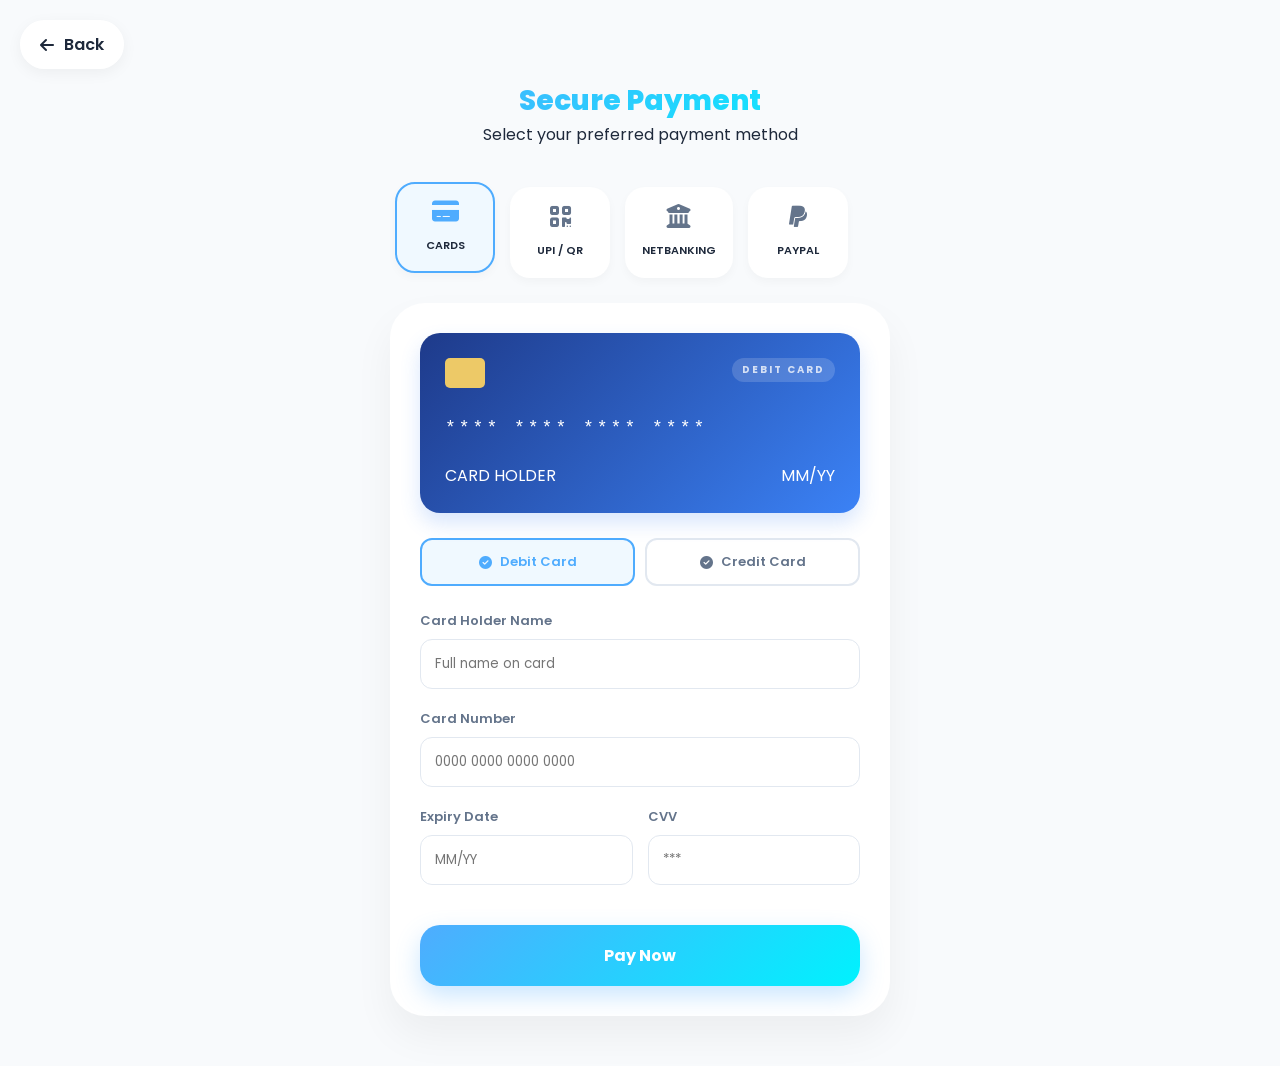
<file: payment.html>
<!DOCTYPE html>
<html lang="en">

<head>
    <meta charset="UTF-8">
    <title>Secure Checkout | Lodge.com</title>
    <meta name="viewport" content="width=device-width, initial-scale=1.0">
    <link href="https://fonts.googleapis.com/css2?family=Poppins:wght@300;400;500;600;700&display=swap"
        rel="stylesheet">
    <link rel="stylesheet" href="https://cdnjs.cloudflare.com/ajax/libs/font-awesome/6.4.0/css/all.min.css">
    <style>
        :root {
            --primary-gradient: linear-gradient(135deg, #4facfe 0%, #00f2fe 100%);
            --primary-color: #4facfe;
            --card-gradient: linear-gradient(135deg, #1e3a8a 0%, #3b82f6 100%);
            --bg-color: #f8fafc;
            --text-dark: #1e293b;
            --text-light: #64748b;
            --white: #ffffff;
            --transition: all 0.3s cubic-bezier(0.4, 0, 0.2, 1);
        }

        * {
            margin: 0;
            padding: 0;
            box-sizing: border-box;
            font-family: 'Poppins', sans-serif;
        }

        body {
            background-color: var(--bg-color);
            color: var(--text-dark);
            min-height: 100vh;
            padding: 20px 20px 50px;
        }

        .container {
            max-width: 500px;
            margin: 60px auto 0;
        }

        .back-nav {
            position: fixed;
            top: 20px;
            left: 20px;
            z-index: 100;
        }

        .back-btn {
            background: var(--white);
            padding: 12px 20px;
            border-radius: 50px;
            display: flex;
            align-items: center;
            gap: 10px;
            text-decoration: none;
            color: var(--text-dark);
            font-weight: 600;
            box-shadow: 0 4px 15px rgba(0, 0, 0, 0.05);
            transition: var(--transition);
        }

        header {
            text-align: center;
            margin-bottom: 30px;
        }

        header h1 {
            font-size: 28px;
            font-weight: 800;
            background: var(--primary-gradient);
            background-clip: text;
            -webkit-background-clip: text;
            -webkit-text-fill-color: transparent;
        }

        /* PAYMENT SELECTION GRID */
        .methods-scroll {
            display: flex;
            gap: 15px;
            overflow-x: auto;
            padding: 10px 5px 25px;
            scrollbar-width: none;
        }

        .methods-scroll::-webkit-scrollbar {
            display: none;
        }

        .method-tab {
            min-width: 100px;
            background: white;
            padding: 15px;
            border-radius: 20px;
            text-align: center;
            cursor: pointer;
            transition: var(--transition);
            box-shadow: 0 4px 10px rgba(0, 0, 0, 0.03);
            border: 2px solid transparent;
        }

        .method-tab i {
            display: block;
            font-size: 24px;
            margin-bottom: 8px;
            color: var(--text-light);
        }

        .method-tab span {
            font-size: 11px;
            font-weight: 600;
            text-transform: uppercase;
        }

        .method-tab.active {
            border-color: #4facfe;
            background: #f0f9ff;
            transform: translateY(-5px);
        }

        .method-tab.active i {
            color: #4facfe;
        }

        /* DYNAMIC CONTENT AREA */
        .payment-box {
            background: white;
            border-radius: 35px;
            padding: 30px;
            box-shadow: 0 20px 40px rgba(0, 0, 0, 0.05);
            min-height: 400px;
            position: relative;
            overflow: hidden;
        }

        .payment-panel {
            display: none;
            animation: fadeIn 0.4s ease;
        }

        .panel-active {
            display: block;
        }

        @keyframes fadeIn {
            from {
                opacity: 0;
                transform: translateY(10px);
            }

            to {
                opacity: 1;
                transform: translateY(0);
            }
        }

        /* CARD PANEL */
        .card-visual {
            width: 100%;
            height: 180px;
            background: var(--card-gradient);
            border-radius: 20px;
            margin-bottom: 25px;
            padding: 25px;
            color: white;
            position: relative;
            box-shadow: 0 10px 20px rgba(59, 130, 246, 0.2);
        }

        .card-visual .chip {
            width: 40px;
            height: 30px;
            background: #edc967;
            border-radius: 5px;
            margin-bottom: 30px;
        }

        .card-visual .number {
            font-size: 18px;
            letter-spacing: 3px;
            font-family: monospace;
        }

        .card-visual .bottom {
            position: absolute;
            bottom: 25px;
            left: 25px;
            right: 25px;
            display: flex;
            justify-content: space-between;
        }

        .input-group {
            margin-bottom: 20px;
        }

        .input-group label {
            display: block;
            font-size: 13px;
            font-weight: 600;
            margin-bottom: 8px;
            color: var(--text-light);
        }

        .input-group input {
            width: 100%;
            padding: 14px;
            border-radius: 12px;
            border: 1px solid #e2e8f0;
            outline: none;
            transition: 0.3s;
        }

        .input-group input:focus {
            border-color: #4facfe;
            box-shadow: 0 0 0 4px rgba(79, 172, 254, 0.1);
        }

        .row {
            display: flex;
            gap: 15px;
        }

        .row>div {
            flex: 1;
        }

        /* CARD TYPE SELECTOR */
        .card-type-selector {
            display: flex;
            gap: 10px;
            margin-bottom: 25px;
        }

        .type-option {
            flex: 1;
            padding: 12px;
            border: 2px solid #e2e8f0;
            border-radius: 12px;
            text-align: center;
            cursor: pointer;
            transition: 0.3s;
            font-size: 13px;
            font-weight: 600;
            color: var(--text-light);
            display: flex;
            align-items: center;
            justify-content: center;
            gap: 8px;
        }

        .type-option.selected {
            border-color: #4facfe;
            background: #f0f9ff;
            color: #4facfe;
        }

        .card-visual .card-label {
            position: absolute;
            top: 25px;
            right: 25px;
            font-size: 10px;
            font-weight: 700;
            text-transform: uppercase;
            letter-spacing: 2px;
            opacity: 0.8;
            background: rgba(255, 255, 255, 0.2);
            padding: 4px 10px;
            border-radius: 50px;
        }

        /* UPI PANEL */
        .upi-content {
            text-align: center;
            padding: 20px 0;
        }

        .qr-code {
            width: 220px;
            height: 220px;
            background: #f8fafc;
            border: 10px solid #fff;
            box-shadow: 0 4px 15px rgba(0, 0, 0, 0.1);
            margin: 0 auto 20px;
            padding: 15px;
            border-radius: 20px;
            position: relative;
        }

        .qr-placeholder {
            width: 100%;
            height: 100%;
            background: #000;
            border-radius: 5px;
            opacity: 0.8;
        }

        .scan-line {
            position: absolute;
            left: 10px;
            right: 10px;
            height: 2px;
            background: #10b981;
            top: 10px;
            animation: scan 2s linear infinite;
            box-shadow: 0 0 10px #10b981;
        }

        @keyframes scan {
            0% {
                top: 10px;
            }

            50% {
                top: 210px;
            }

            100% {
                top: 10px;
            }
        }

        /* NETBANKING PANEL */
        .bank-grid {
            display: grid;
            grid-template-columns: repeat(3, 1fr);
            gap: 12px;
            margin-top: 15px;
        }

        .bank-item {
            padding: 15px 10px;
            border: 1px solid #e2e8f0;
            border-radius: 15px;
            text-align: center;
            cursor: pointer;
            transition: 0.3s;
        }

        .bank-item:hover {
            border-color: #4facfe;
            background: #f0f9ff;
        }

        .bank-item i {
            font-size: 24px;
            color: #1e293b;
            margin-bottom: 5px;
            display: block;
        }

        .bank-item span {
            font-size: 10px;
            font-weight: 600;
        }

        .bank-item.selected {
            border-color: #4facfe;
            background: #f0f9ff;
            box-shadow: 0 4px 10px rgba(79, 172, 254, 0.2);
        }

        #bankLoginForm {
            background: #f8fafc;
            border-radius: 20px;
            padding: 20px;
            margin-top: 25px;
            border: 1px dashed #cbd5e1;
            display: none;
            animation: slideDown 0.3s ease;
        }

        @keyframes slideDown {
            from {
                opacity: 0;
                transform: translateY(-10px);
            }

            to {
                opacity: 1;
                transform: translateY(0);
            }
        }

        /* PAYPAL PANEL */
        .paypal-box {
            background: #f0f4ff;
            padding: 25px;
            border-radius: 20px;
            text-align: center;
        }

        .paypal-box i {
            font-size: 50px;
            color: #003087;
            margin-bottom: 15px;
        }

        .btn-pay {
            width: 100%;
            padding: 18px;
            background: var(--primary-gradient);
            color: white;
            border: none;
            border-radius: 20px;
            font-weight: 700;
            font-size: 16px;
            margin-top: 20px;
            cursor: pointer;
            box-shadow: 0 10px 25px rgba(79, 172, 254, 0.3);
            transition: 0.3s;
        }

        .btn-pay:hover {
            transform: translateY(-3px);
            box-shadow: 0 15px 35px rgba(79, 172, 254, 0.4);
        }

        /* STATUS POPUP */
        .status-overlay {
            position: fixed;
            inset: 0;
            background: rgba(0, 0, 0, 0.8);
            backdrop-filter: blur(10px);
            z-index: 1000;
            display: none;
            align-items: center;
            justify-content: center;
            text-align: center;
            color: white;
            padding: 20px;
        }

        .status-card {
            animation: statusPop 0.4s cubic-bezier(0.175, 0.885, 0.32, 1.275);
        }

        @keyframes statusPop {
            from {
                transform: scale(0.8);
                opacity: 0;
            }

            to {
                transform: scale(1);
                opacity: 1;
            }
        }

        .loader {
            width: 60px;
            height: 60px;
            border: 5px solid #fff;
            border-top-color: #4facfe;
            border-radius: 50%;
            display: inline-block;
            animation: spin 1s linear infinite;
            margin-bottom: 20px;
        }

        @keyframes spin {
            100% {
                transform: rotate(360deg);
            }
        }
    </style>
</head>

<body>

    <div class="back-nav">
        <a href="home.html" class="back-btn"><i class="fas fa-arrow-left"></i> Back</a>
    </div>

    <div class="container">
        <header>
            <h1>Secure Payment</h1>
            <p>Select your preferred payment method</p>
        </header>

        <div class="methods-scroll">
            <div class="method-tab active" onclick="showPanel('cardPanel', this)">
                <i class="fas fa-credit-card"></i>
                <span>Cards</span>
            </div>
            <div class="method-tab" onclick="showPanel('upiPanel', this)">
                <i class="fas fa-qrcode"></i>
                <span>UPI / QR</span>
            </div>
            <div class="method-tab" onclick="showPanel('bankPanel', this)">
                <i class="fas fa-university"></i>
                <span>Netbanking</span>
            </div>
            <div class="method-tab" onclick="showPanel('paypalPanel', this)">
                <i class="fab fa-paypal"></i>
                <span>PayPal</span>
            </div>
        </div>

        <div class="payment-box">
            <!-- Card Panel -->
            <div id="cardPanel" class="payment-panel panel-active">
                <div class="card-visual">
                    <div class="chip"></div>
                    <div class="card-label" id="vLabel">DEBIT CARD</div>
                    <div class="number" id="vNumber">**** **** **** ****</div>
                    <div class="bottom">
                        <div class="name" id="vName">CARD HOLDER</div>
                        <div class="expiry" id="vExpiry">MM/YY</div>
                    </div>
                </div>

                <div class="card-type-selector">
                    <div class="type-option selected" onclick="setCardType('Debit Card', this)">
                        <i class="fas fa-check-circle"></i> Debit Card
                    </div>
                    <div class="type-option" onclick="setCardType('Credit Card', this)">
                        <i class="fas fa-check-circle"></i> Credit Card
                    </div>
                </div>
                <div class="input-group">
                    <label>Card Holder Name</label>
                    <input type="text" id="cardName" placeholder="Full name on card" oninput="updateCardVisual()">
                </div>
                <div class="input-group">
                    <label>Card Number</label>
                    <input type="text" id="cardNum" placeholder="0000 0000 0000 0000" maxlength="19"
                        oninput="updateCardVisual()">
                </div>
                <div class="row">
                    <div class="input-group">
                        <label>Expiry Date</label>
                        <input type="text" id="cardExp" placeholder="MM/YY" maxlength="5" oninput="updateCardVisual()">
                    </div>
                    <div class="input-group">
                        <label>CVV</label>
                        <input type="password" placeholder="***" maxlength="3">
                    </div>
                </div>
                <button class="btn-pay" onclick="simulatePayment('Processing Card...')">Pay Now</button>
            </div>

            <!-- UPI Panel -->
            <div id="upiPanel" class="payment-panel">
                <div class="upi-content">
                    <div class="qr-code">
                        <div class="scan-line"></div>
                        <!-- Mock QR Code with dots -->
                        <div
                            style="width:100%; height:100%; display:grid; grid-template-columns: repeat(10, 1fr); gap: 2px;">
                            <script>for (let i = 0; i < 100; i++) document.write('<div style="background:#' + (Math.random() > 0.5 ? '000' : 'fff') + '; width:100%; height:100%;"></div>')</script>
                        </div>
                    </div>
                    <p style="font-size: 14px; font-weight:600;">Scan QR code with any UPI App</p>
                    <p style="color:var(--text-light); font-size: 12px; margin-top:5px;">GPay, PhonePe, Paytm, BHIM</p>
                    <div style="margin: 20px 0; font-size: 14px; color: var(--text-light);">-- OR --</div>
                    <div class="input-group" style="text-align:left;">
                        <label>Enter UPI ID</label>
                        <input type="text" placeholder="example@oksbi">
                    </div>
                </div>
                <button class="btn-pay" onclick="simulatePayment('Verifying UPI...')">Confirm Payment</button>
            </div>

            <!-- Netbanking Panel -->
            <div id="bankPanel" class="payment-panel">
                <div class="input-group">
                    <label>Search Your Bank</label>
                    <div style="position: relative;">
                        <input type="text" placeholder="Type bank name..." style="padding-left: 45px;">
                        <i class="fas fa-search" style="position: absolute; left: 15px; top: 15px; color: #ccc;"></i>
                    </div>
                </div>
                <p
                    style="font-size: 13px; font-weight:700; color:var(--text-light); text-transform:uppercase; letter-spacing:1px; margin: 25px 0 15px;">
                    Popular Banks</p>
                <div class="bank-grid" id="bankGrid">
                    <div class="bank-item" onclick="selectBank('SBI', this)"><i class="fas fa-building"
                            style="color:#1e40af;"></i><span>SBI</span></div>
                    <div class="bank-item" onclick="selectBank('HDFC', this)"><i class="fas fa-building"
                            style="color:#991b1b;"></i><span>HDFC</span></div>
                    <div class="bank-item" onclick="selectBank('ICICI', this)"><i class="fas fa-building"
                            style="color:#ea580c;"></i><span>ICICI</span></div>
                    <div class="bank-item" onclick="selectBank('AXIS', this)"><i class="fas fa-building"
                            style="color:#0369a1;"></i><span>AXIS</span></div>
                    <div class="bank-item" onclick="selectBank('KOTAK', this)"><i class="fas fa-building"
                            style="color:#065f46;"></i><span>KOTAK</span></div>
                    <div class="bank-item" onclick="selectBank('Other Bank', this)"><i
                            class="fas fa-university"></i><span>Other</span></div>
                </div>

                <div id="bankLoginForm">
                    <p
                        style="font-size: 12px; font-weight:700; color:#4facfe; margin-bottom:15px; text-transform:uppercase;">
                        <i class="fas fa-shield-alt"></i> Secure Login: <span id="selectedBankName">Bank</span>
                    </p>
                    <div class="input-group">
                        <label>Customer ID / User ID</label>
                        <input type="text" placeholder="Enter your bank ID">
                    </div>
                    <div class="input-group" style="margin-bottom:0;">
                        <label>IPIN / Password</label>
                        <input type="password" placeholder="••••••••">
                    </div>
                </div>

                <div class="input-group" style="margin-top:25px;" id="allBanksDiv">
                    <label>All Banks List</label>
                    <select onchange="selectBank(this.value, null)"
                        style="width:100%; padding:14px; border-radius:12px; border:1px solid #e2e8f0; font-family:inherit;">
                        <option value="">Choose your bank...</option>
                        <option>Punjab National Bank</option>
                        <option>Bank of Baroda</option>
                        <option>Canara Bank</option>
                        <option>Union Bank</option>
                    </select>
                </div>
                <button class="btn-pay" id="bankSubmitBtn"
                    onclick="simulatePayment('Redirecting to Secure Bank Portal...')"
                    style="opacity: 0.6; cursor: not-allowed;" disabled>Proceed to Pay</button>
            </div>

            <!-- PayPal Panel -->
            <div id="paypalPanel" class="payment-panel">
                <div class="paypal-box">
                    <i class="fab fa-paypal"></i>
                    <h2>PayPal Checkout</h2>
                    <p style="font-size:13px; color:var(--text-light); margin: 15px 0;">Safe, easy way to pay
                        world-wide.</p>
                </div>
                <div class="input-group" style="margin-top:25px;">
                    <label>PayPal Email</label>
                    <input type="email" placeholder="yourname@email.com">
                </div>
                <button class="btn-pay" style="background:#003087;"
                    onclick="simulatePayment('Connecting to PayPal...')">Pay with PayPal</button>
            </div>
        </div>
    </div>

    <!-- STATUS OVERLAY -->
    <div class="status-overlay" id="statusOverlay">
        <div class="status-card" id="statusCard">
            <div class="loader" id="loader"></div>
            <h2 id="statusTitle">Processing...</h2>
            <p id="statusMsg" style="opacity: 0.8; margin-top: 10px;">Please do not close this window</p>
        </div>
    </div>

    <script>
        function showPanel(id, tab) {
            document.querySelectorAll('.payment-panel').forEach(p => p.classList.remove('panel-active'));
            document.querySelectorAll('.method-tab').forEach(t => t.classList.remove('active'));
            document.getElementById(id).classList.add('panel-active');
            tab.classList.add('active');
        }

        function updateCardVisual() {
            const num = document.getElementById('cardNum').value || "**** **** **** ****";
            const name = document.getElementById('cardName').value || "CARD HOLDER";
            const exp = document.getElementById('cardExp').value || "MM/YY";

            document.getElementById('vNumber').innerText = num;
            document.getElementById('vName').innerText = name.toUpperCase();
            document.getElementById('vExpiry').innerText = exp;

            // Auto spacing for card number
            let target = event.target;
            if (target.id === 'cardNum') {
                target.value = target.value.replace(/\s/g, '').replace(/(.{4})/g, '$1 ').trim();
            }
            if (target.id === 'cardExp' && target.value.length === 2 && !target.value.includes('/')) {
                target.value += '/';
            }
        }

        function setCardType(type, element) {
            document.querySelectorAll('.type-option').forEach(opt => opt.classList.remove('selected'));
            element.classList.add('selected');
            document.getElementById('vLabel').innerText = type.toUpperCase();
        }

        function selectBank(name, element) {
            if (!name) return;

            // UI Updates
            document.querySelectorAll('.bank-item').forEach(item => item.classList.remove('selected'));
            if (element) element.classList.add('selected');

            document.getElementById('selectedBankName').innerText = name;
            document.getElementById('bankLoginForm').style.display = 'block';

            // Enable Button
            const btn = document.getElementById('bankSubmitBtn');
            btn.style.opacity = '1';
            btn.style.cursor = 'pointer';
            btn.disabled = false;
        }

        function simulatePayment(title) {
            const overlay = document.getElementById('statusOverlay');
            const titleEl = document.getElementById('statusTitle');
            const loader = document.getElementById('loader');

            overlay.style.display = 'flex';
            titleEl.innerText = title;

            setTimeout(() => {
                titleEl.innerText = "Verifying Transaction...";
                setTimeout(() => {
                    loader.style.borderColor = "#4ade80";
                    loader.style.animation = "none";
                    loader.innerHTML = '<i class="fas fa-check" style="font-size:30px; color:#4ade80; line-height:50px;"></i>';
                    titleEl.innerText = "Payment Successful!";
                    document.getElementById('statusMsg').innerText = "Thank you for choosing Lodge.com";

                    setTimeout(() => {
                        window.location.href = 'home.html';
                    }, 2000);
                }, 2000);
            }, 2000);
        }
    </script>
</body>

</html>
</file>
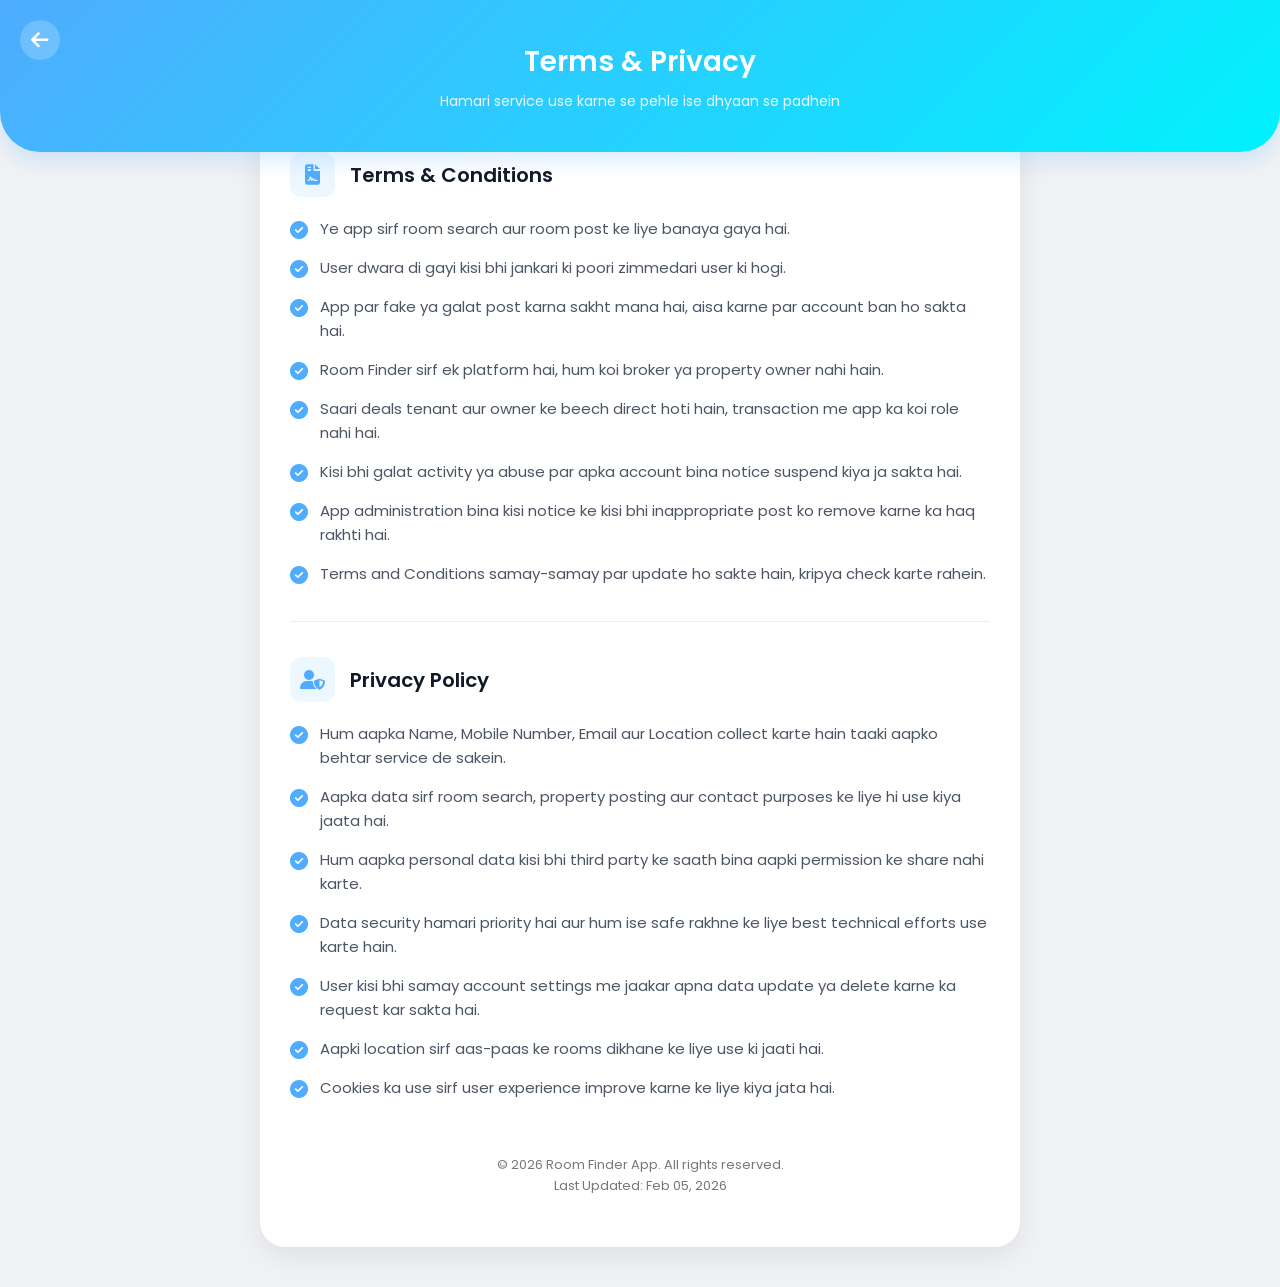
<file: term.html>
<!DOCTYPE html>
<html lang="en">

<head>
  <meta charset="UTF-8">
  <title>Terms & Privacy - Room Finder</title>
  <meta name="viewport" content="width=device-width, initial-scale=1.0">

  <!-- Google Fonts -->
  <link href="https://fonts.googleapis.com/css2?family=Poppins:wght@300;400;500;600&display=swap" rel="stylesheet">

  <!-- FontAwesome -->
  <link rel="stylesheet" href="https://cdnjs.cloudflare.com/ajax/libs/font-awesome/6.4.0/css/all.min.css">

  <style>
    :root {
      --primary-color: #4facfe;
      --secondary-color: #00f2fe;
      --accent-color: #ff5252;
      --text-dark: #333;
      --text-light: #777;
      --bg-color: #f0f2f5;
      --card-bg: #ffffff;
      --shadow: 0 10px 30px rgba(0, 0, 0, 0.08);
      --transition: all 0.3s ease;
    }

    * {
      margin: 0;
      padding: 0;
      box-sizing: border-box;
      font-family: 'Poppins', sans-serif;
    }

    body {
      background-color: var(--bg-color);
      color: var(--text-dark);
      line-height: 1.6;
    }

    /* HEADER */
    .header {
      background: linear-gradient(135deg, var(--primary-color), var(--secondary-color));
      padding: 40px 20px;
      color: #fff;
      text-align: center;
      border-radius: 0 0 40px 40px;
      box-shadow: 0 10px 20px rgba(79, 172, 254, 0.2);
      position: relative;
    }

    .back-btn {
      position: absolute;
      top: 20px;
      left: 20px;
      color: #fff;
      text-decoration: none;
      font-size: 20px;
      background: rgba(255, 255, 255, 0.2);
      width: 40px;
      height: 40px;
      border-radius: 50%;
      display: flex;
      align-items: center;
      justify-content: center;
      transition: var(--transition);
    }

    .back-btn:hover {
      background: rgba(255, 255, 255, 0.3);
      transform: translateX(-3px);
    }

    .header h1 {
      font-size: 28px;
      font-weight: 600;
      margin-bottom: 5px;
    }

    .header p {
      font-size: 14px;
      opacity: 0.9;
    }

    /* CONTENT CONTAINER */
    .container {
      max-width: 800px;
      margin: -30px auto 40px;
      padding: 0 20px;
    }

    .content-card {
      background: var(--card-bg);
      padding: 30px;
      border-radius: 25px;
      box-shadow: var(--shadow);
      animation: fadeInUp 0.8s ease;
    }

    .section {
      margin-bottom: 35px;
    }

    .section-title {
      display: flex;
      align-items: center;
      margin-bottom: 20px;
      color: #111827;
    }

    .section-title i {
      font-size: 20px;
      margin-right: 15px;
      color: var(--primary-color);
      background: rgba(79, 172, 254, 0.1);
      width: 45px;
      height: 45px;
      border-radius: 12px;
      display: flex;
      align-items: center;
      justify-content: center;
    }

    .section-title h2 {
      font-size: 20px;
      font-weight: 600;
    }

    .policy-list {
      list-style: none;
    }

    .policy-list li {
      position: relative;
      padding-left: 30px;
      margin-bottom: 15px;
      font-size: 15px;
      color: #4b5563;
    }

    .policy-list li::before {
      content: "\f058";
      font-family: "Font Awesome 6 Free";
      font-weight: 900;
      position: absolute;
      left: 0;
      color: var(--primary-color);
      font-size: 18px;
    }

    .footer {
      text-align: center;
      padding: 20px;
      color: var(--text-light);
      font-size: 13px;
    }

    /* ANIMATIONS */
    @keyframes fadeInUp {
      from {
        opacity: 0;
        transform: translateY(30px);
      }

      to {
        opacity: 1;
        transform: translateY(0);
      }
    }

    /* RESPONSIVE */
    @media (max-width: 600px) {
      .header h1 {
        font-size: 24px;
      }

      .content-card {
        padding: 20px;
      }
    }
  </style>
</head>

<body>

  <header class="header">
    <a href="home.html" class="back-btn">
      <i class="fas fa-arrow-left"></i>
    </a>
    <h1>Terms & Privacy</h1>
    <p>Hamari service use karne se pehle ise dhyaan se padhein</p>
  </header>

  <div class="container">
    <div class="content-card">

      <!-- Terms Section -->
      <div class="section">
        <div class="section-title">
          <i class="fas fa-file-contract"></i>
          <h2>Terms & Conditions</h2>
        </div>
        <ul class="policy-list">
          <li>Ye app sirf room search aur room post ke liye banaya gaya hai.</li>
          <li>User dwara di gayi kisi bhi jankari ki poori zimmedari user ki hogi.</li>
          <li>App par fake ya galat post karna sakht mana hai, aisa karne par account ban ho sakta hai.</li>
          <li>Room Finder sirf ek platform hai, hum koi broker ya property owner nahi hain.</li>
          <li>Saari deals tenant aur owner ke beech direct hoti hain, transaction me app ka koi role nahi hai.</li>
          <li>Kisi bhi galat activity ya abuse par apka account bina notice suspend kiya ja sakta hai.</li>
          <li>App administration bina kisi notice ke kisi bhi inappropriate post ko remove karne ka haq rakhti hai.</li>
          <li>Terms and Conditions samay-samay par update ho sakte hain, kripya check karte rahein.</li>
        </ul>
      </div>

      <hr style="border: 0; border-top: 1px solid #eee; margin-bottom: 35px;">

      <!-- Privacy Section -->
      <div class="section">
        <div class="section-title">
          <i class="fas fa-user-shield"></i>
          <h2>Privacy Policy</h2>
        </div>
        <ul class="policy-list">
          <li>Hum aapka Name, Mobile Number, Email aur Location collect karte hain taaki aapko behtar service de sakein.
          </li>
          <li>Aapka data sirf room search, property posting aur contact purposes ke liye hi use kiya jaata hai.</li>
          <li>Hum aapka personal data kisi bhi third party ke saath bina aapki permission ke share nahi karte.</li>
          <li>Data security hamari priority hai aur hum ise safe rakhne ke liye best technical efforts use karte hain.
          </li>
          <li>User kisi bhi samay account settings me jaakar apna data update ya delete karne ka request kar sakta hai.
          </li>
          <li>Aapki location sirf aas-paas ke rooms dikhane ke liye use ki jaati hai.</li>
          <li>Cookies ka use sirf user experience improve karne ke liye kiya jata hai.</li>
        </ul>
      </div>

      <div class="footer">
        © 2026 Room Finder App. All rights reserved.<br>
        Last Updated: Feb 05, 2026
      </div>
    </div>
  </div>

</body>

</html>
</file>
